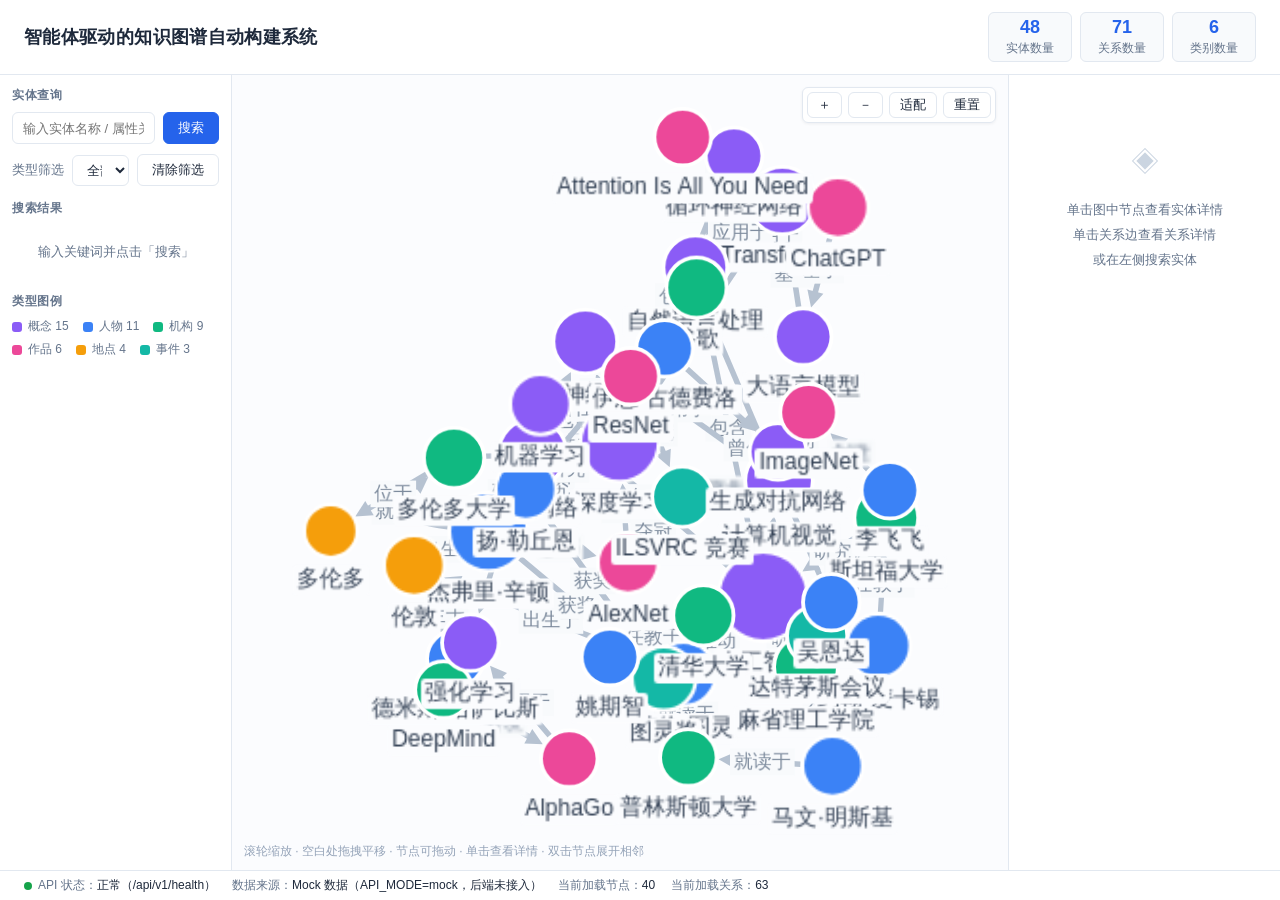
<file: frontend/index.html>
<!DOCTYPE html>
<html lang="zh-CN">
<head>
  <meta charset="UTF-8">
  <meta name="viewport" content="width=device-width, initial-scale=1.0">
  <title>智能体驱动的知识图谱自动构建系统</title>
  <link rel="stylesheet" href="css/base.css">
</head>
<body data-page="home">

  <!-- ===================== 顶部区域：标题 + 说明 + 统计 ===================== -->
  <header class="app-header" id="app-header">
    <div class="header-main">
      <h1 class="app-title">智能体驱动的知识图谱自动构建系统</h1>
      <p class="app-subtitle">数据采集 → 实体/属性/关系抽取 → 知识图谱构建 → 可视化浏览与查询（当前为 Mock 演示数据）</p>
    </div>
    <div class="header-stats" id="header-stats">
      <div class="stat"><div class="stat-num" id="stat-entities">—</div><div class="stat-label">实体数量</div></div>
      <div class="stat"><div class="stat-num" id="stat-relations">—</div><div class="stat-label">关系数量</div></div>
      <div class="stat"><div class="stat-num" id="stat-types">—</div><div class="stat-label">类别数量</div></div>
    </div>
  </header>

  <!-- ===================== 主体三栏：左搜索 / 中图谱 / 右详情 ===================== -->
  <main class="app-main">

    <!-- ---------- 左侧区域：实体查询 ---------- -->
    <aside class="panel search-panel" id="search-panel">
      <div class="panel-title">实体查询</div>

      <div class="search-box">
        <input type="text" id="search-input" placeholder="输入实体名称 / 属性关键词" autocomplete="off">
        <button type="button" class="btn btn-primary" id="search-btn">搜索</button>
      </div>

      <div class="search-filter">
        <label class="filter-label" for="type-filter">类型筛选</label>
        <select id="type-filter">
          <option value="">全部类型</option>
        </select>
        <button type="button" class="btn btn-ghost" id="clear-filter-btn">清除筛选</button>
      </div>

      <div class="panel-title">搜索结果 <span class="count-badge" id="result-count"></span></div>
      <ul class="result-list" id="search-results">
        <li class="result-empty" id="result-placeholder">输入关键词并点击「搜索」</li>
      </ul>

      <div class="panel-title">类型图例</div>
      <ul class="legend" id="legend"></ul>
    </aside>

    <!-- ---------- 中间区域：图谱画布 ---------- -->
    <section class="graph-wrap" id="graph-wrap">
      <div id="graph-container"></div>

      <div class="graph-toolbar" id="graph-toolbar">
        <button type="button" class="btn btn-ghost" id="zoom-in-btn" title="放大">＋</button>
        <button type="button" class="btn btn-ghost" id="zoom-out-btn" title="缩小">－</button>
        <button type="button" class="btn btn-ghost" id="fit-btn" title="适配视口">适配</button>
        <button type="button" class="btn btn-ghost" id="reset-btn" title="清除筛选与选中，重新加载概览">重置</button>
      </div>

      <div class="graph-hint">滚轮缩放 · 空白处拖拽平移 · 节点可拖动 · 单击查看详情 · 双击节点展开相邻</div>

      <div class="graph-mask" id="graph-mask">
        <div class="graph-mask-text" id="graph-mask-text">图谱加载中…</div>
      </div>

      <!-- 节点/关系悬浮信息卡（单个 DOM 复用，见 js/graph/tooltip.js） -->
      <div class="graph-tooltip" id="graph-tooltip" hidden></div>
    </section>

    <!-- ---------- 右侧区域：实体详情 ---------- -->
    <aside class="panel detail-panel" id="detail-panel">

      <!-- 实体详情卡片（单击节点 / 搜索结果时显示） -->
      <div id="entity-detail" hidden>
        <div class="detail-head">
          <h2 class="detail-name" id="entity-name"></h2>
          <span class="type-badge" id="entity-type-badge"></span>
        </div>

        <table class="kv-table kv-compact">
          <tbody>
            <tr><th>实体 ID</th><td id="entity-id"></td></tr>
            <tr><th>实体描述</th><td id="entity-desc"></td></tr>
          </tbody>
        </table>

        <div class="panel-title">属性（<span id="entity-prop-count">0</span>）</div>
        <table class="kv-table kv-compact"><tbody id="entity-props-body"></tbody></table>

        <div class="panel-title" title="该实体指向其他实体的关系">出边（<span id="entity-out-count">0</span>）</div>
        <ul class="rel-list" id="entity-out-list"></ul>

        <div class="panel-title" title="其他实体指向该实体的关系">入边（<span id="entity-in-count">0</span>）</div>
        <ul class="rel-list" id="entity-in-list"></ul>

        <div class="panel-title" title="与该实体直接相连的全部实体（去重）">关联实体（<span id="entity-linked-count">0</span>）</div>
        <div class="entity-chips" id="entity-linked-list"></div>
      </div>

      <!-- 关系详情卡片（单击关系边时显示） -->
      <div id="relation-detail" hidden>
        <div class="panel-title">关系详情</div>
        <div class="relation-flow">
          <a href="javascript:void(0)" class="rel-node" id="rel-source"></a>
          <span class="rel-predicate" id="rel-name"></span>
          <a href="javascript:void(0)" class="rel-node" id="rel-target"></a>
        </div>
        <table class="kv-table kv-compact">
          <tbody>
            <tr><th>关系 ID</th><td id="rel-id"></td></tr>
            <tr><th>关系类型</th><td id="rel-type"></td></tr>
            <tr><th>置信度</th><td id="rel-confidence"></td></tr>
          </tbody>
        </table>
        <p class="placeholder-note">点击上方的实体名称可跳转查看其实体详情</p>
      </div>

      <!-- 未选中任何东西时的占位提示 -->
      <div class="detail-empty" id="detail-empty">
        <div class="detail-empty-icon">◈</div>
        <p>单击图中节点查看实体详情<br>单击关系边查看关系详情<br>或在左侧搜索实体</p>
      </div>
    </aside>
  </main>

  <!-- ===================== 底部区域：系统状态 ===================== -->
  <footer class="statusbar" id="statusbar">
    <span class="status-item">
      <span class="dot" id="api-dot"></span>API 状态：<span class="status-val" id="api-status-text">检测中…</span>
    </span>
    <span class="status-item">数据来源：<span class="status-val" id="source-text">—</span></span>
    <span class="status-item">当前加载节点：<span class="status-val" id="loaded-nodes">0</span></span>
    <span class="status-item">当前加载关系：<span class="status-val" id="loaded-edges">0</span></span>
    <span class="status-item status-right" id="graph-scope">—</span>
  </footer>

  <!-- 可选：本机私有配置。将 js/config.local.example.js 复制为 js/config.local.js 后取消注释
  <script src="js/config.local.js"></script>
  -->

  <!-- Cytoscape.js：优先本地 vendor（答辩离线可用），失败时回退 CDN -->
  <script src="vendor/cytoscape.min.js"></script>
  <script>window.cytoscape || document.write('<script src="https://cdn.jsdelivr.net/npm/cytoscape@3.30.4/dist/cytoscape.min.js"><\/script>');</script>

  <!-- 应用脚本：加载顺序即依赖顺序，请保持。
       分层：api/ 统一请求 → graph/ 画布 → entity/ 实体查询 → pages/app.js 入口协调 -->
  <script src="js/config.js"></script>
  <script src="js/utils.js"></script>
  <script src="js/api/client.js"></script>
  <script src="js/api/validators.js"></script>
  <script src="js/mock/mockData.js"></script>
  <script src="js/mock/mockAdapter.js"></script>
  <script src="js/api/graphApi.js"></script>
  <script src="js/graph/styles.js"></script>
  <script src="js/graph/tooltip.js"></script>
  <script src="js/graph/renderer.js"></script>
  <script src="js/entity/entity.js"></script>
  <script src="js/pages/app.js"></script>
</body>
</html>
</file>
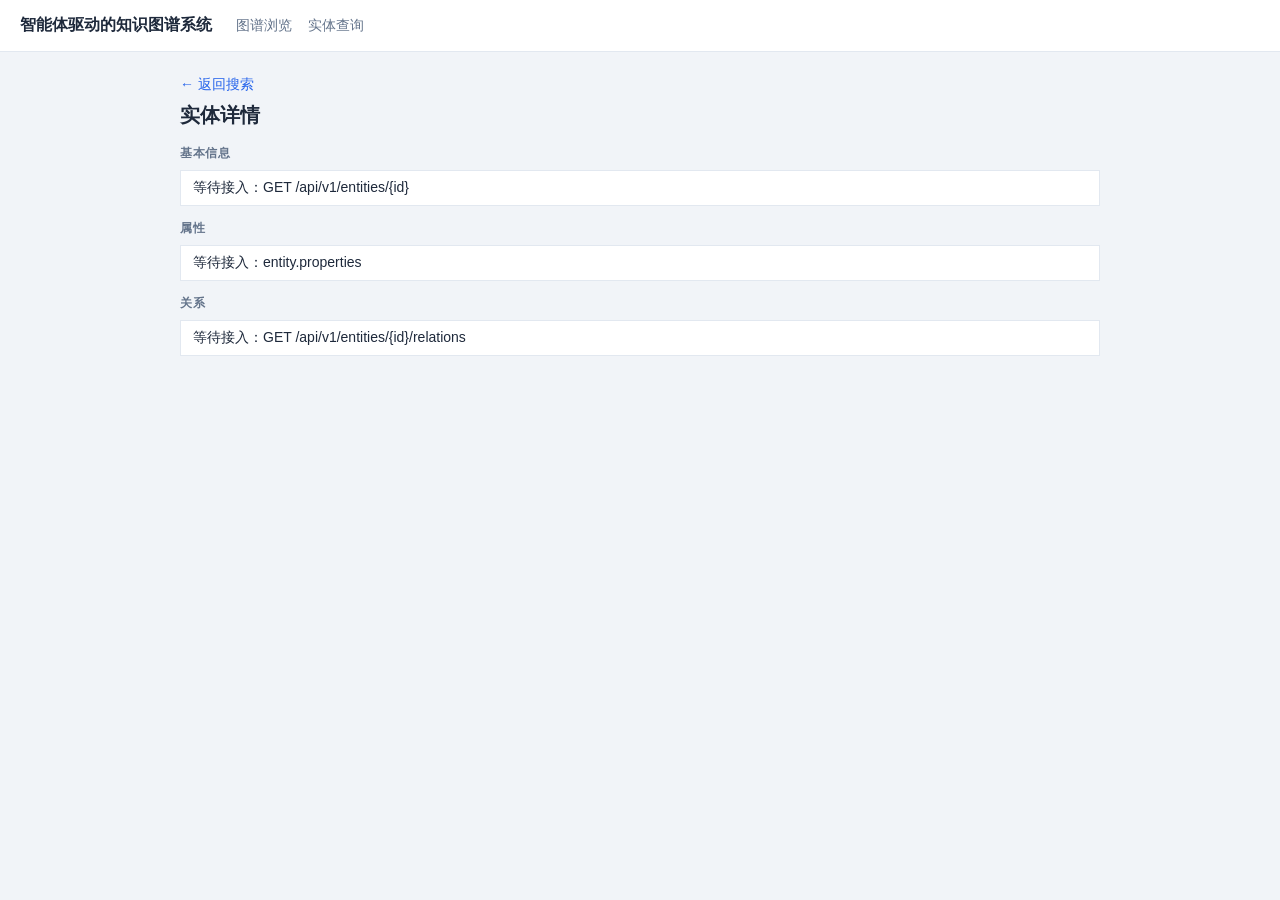
<file: frontend/pages/entity.html>
<!DOCTYPE html>
<html lang="zh-CN">
<head>
  <meta charset="UTF-8">
  <meta name="viewport" content="width=device-width, initial-scale=1.0">
  <title>实体详情 - 知识图谱可视化</title>
  <link rel="stylesheet" href="../css/base.css">
</head>
<body data-page="entity">

  <header class="topbar">
    <div class="topbar-brand">智能体驱动的知识图谱系统</div>
    <nav>
      <a href="../index.html">图谱浏览</a>
      <a href="search.html">实体查询</a>
    </nav>
  </header>

  <main class="page">
    <p><a href="search.html">← 返回搜索</a></p>
    <h1 id="entity-title">实体详情</h1>

    <!-- TODO：基本信息，数据来自 GET /api/v1/entities/{id} -->
    <div class="panel-title">基本信息</div>
    <table class="kv-table" id="entity-basic">
      <tr><td colspan="2">等待接入：GET /api/v1/entities/{id}</td></tr>
    </table>

    <!-- TODO：属性表，数据来自 entity.properties -->
    <div class="panel-title">属性</div>
    <table class="kv-table" id="entity-props">
      <tr><td colspan="2">等待接入：entity.properties</td></tr>
    </table>

    <!-- TODO：关系表，支持 direction=out/in/both 筛选 + 分页；
         数据来自 GET /api/v1/entities/{id}/relations -->
    <div class="panel-title">关系</div>
    <table class="kv-table" id="entity-relations">
      <tr><td colspan="2">等待接入：GET /api/v1/entities/{id}/relations</td></tr>
    </table>
  </main>

  <!-- 可选：本机私有配置
  <script src="../js/config.local.js"></script>
  -->

  <script src="../js/config.js"></script>
  <script src="../js/utils.js"></script>
  <script src="../js/api/client.js"></script>
  <script src="../js/api/validators.js"></script>
  <script src="../js/mock/mockData.js"></script>
  <script src="../js/mock/mockAdapter.js"></script>
  <script src="../js/api/graphApi.js"></script>
  <script src="../js/pages/entity.js"></script>
</body>
</html>
</file>
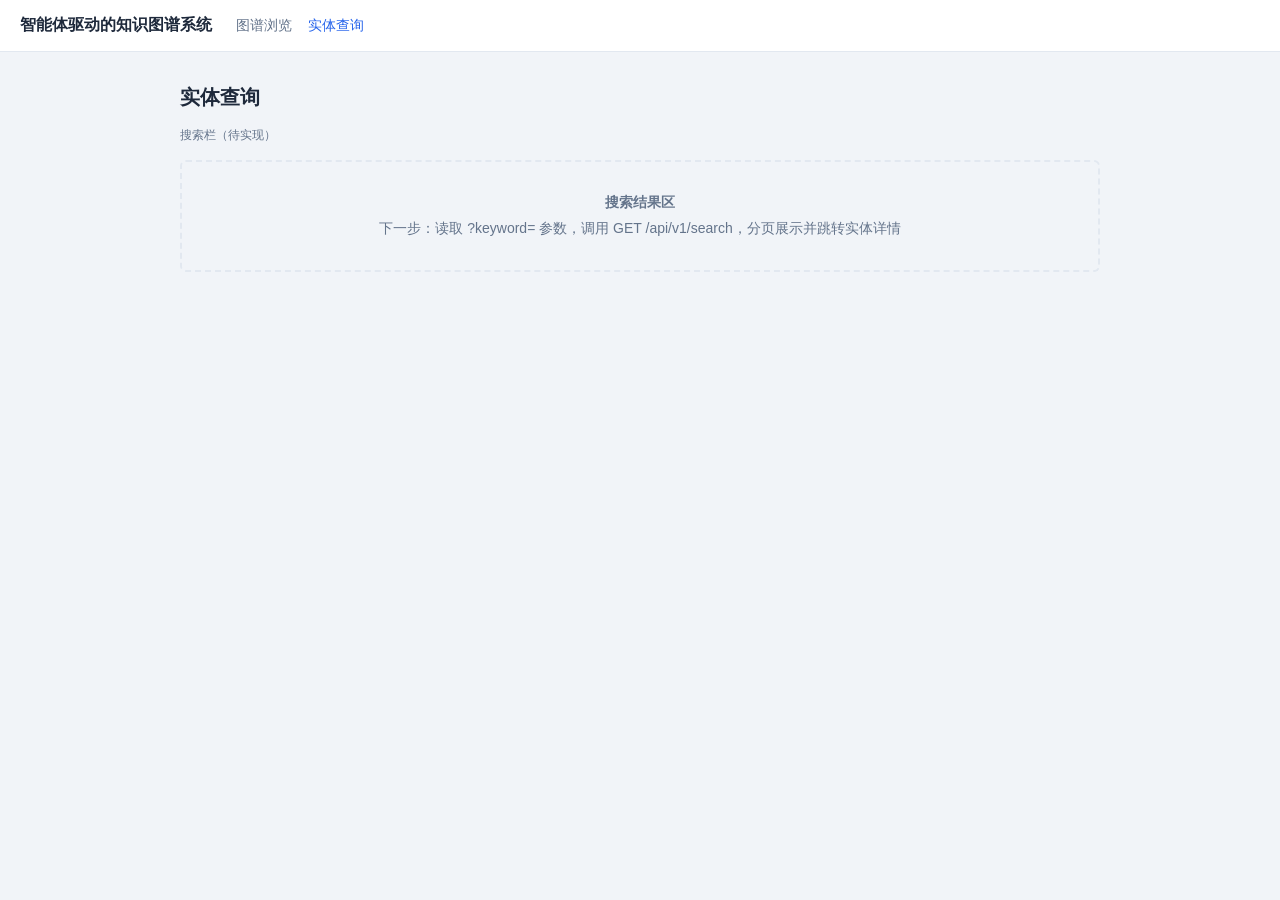
<file: frontend/pages/search.html>
<!DOCTYPE html>
<html lang="zh-CN">
<head>
  <meta charset="UTF-8">
  <meta name="viewport" content="width=device-width, initial-scale=1.0">
  <title>实体查询 - 知识图谱可视化</title>
  <link rel="stylesheet" href="../css/base.css">
</head>
<body data-page="search">

  <header class="topbar">
    <div class="topbar-brand">智能体驱动的知识图谱系统</div>
    <nav>
      <a href="../index.html">图谱浏览</a>
      <a href="search.html" class="active">实体查询</a>
    </nav>
  </header>

  <main class="page">
    <h1>实体查询</h1>

    <!-- TODO：搜索输入框 + 实体类型下拉筛选（输入防抖后调用 KG.api.graph.search） -->
    <div class="placeholder-note">搜索栏（待实现）</div>

    <!-- TODO：结果列表（实体名 / 类型 / 命中字段），点击跳转 entity.html?id=xxx -->
    <div class="placeholder">
      <strong>搜索结果区</strong>
      <span>下一步：读取 ?keyword= 参数，调用 GET /api/v1/search，分页展示并跳转实体详情</span>
    </div>

    <!-- TODO：分页控件 -->
  </main>

  <!-- 可选：本机私有配置
  <script src="../js/config.local.js"></script>
  -->

  <script src="../js/config.js"></script>
  <script src="../js/utils.js"></script>
  <script src="../js/api/client.js"></script>
  <script src="../js/api/validators.js"></script>
  <script src="../js/mock/mockData.js"></script>
  <script src="../js/mock/mockAdapter.js"></script>
  <script src="../js/api/graphApi.js"></script>
  <script src="../js/pages/search.js"></script>
</body>
</html>
</file>
<file: frontend/css/base.css>
/* ============================================================
   base.css —— 全局基础样式
   分两大部分：
     1. 通用基础（变量 / 元素 / 按钮 / 表格 / 面板标题 / 状态点）
     2. 主页应用布局（data-page="home"：顶栏 + 三栏 + 底部状态栏）
   ============================================================ */

:root {
  --color-bg: #f1f4f8;
  --color-panel: #ffffff;
  --color-border: #e2e8f0;
  --color-text: #1e293b;
  --color-text-sub: #64748b;
  --color-primary: #2563eb;
  --color-primary-dark: #1d4ed8;
  --color-ok: #16a34a;
  --color-err: #dc2626;
  --radius: 6px;
}

* { box-sizing: border-box; margin: 0; padding: 0; }

html, body { height: 100%; }

body {
  font-family: "PingFang SC", "Microsoft YaHei", "Helvetica Neue", Arial, sans-serif;
  background: var(--color-bg);
  color: var(--color-text);
  font-size: 14px;
}

a { color: var(--color-primary); text-decoration: none; }
a:hover { text-decoration: underline; }

/* ---------- 按钮 / 输入控件 ---------- */
.btn {
  display: inline-block;
  padding: 6px 14px;
  font-size: 13px;
  line-height: 1.4;
  border: 1px solid var(--color-border);
  border-radius: var(--radius);
  background: var(--color-panel);
  color: var(--color-text);
  cursor: pointer;
  white-space: nowrap;
}
.btn:hover { border-color: #cbd5e1; background: #f8fafc; }
.btn-primary {
  background: var(--color-primary);
  border-color: var(--color-primary);
  color: #fff;
}
.btn-primary:hover { background: var(--color-primary-dark); border-color: var(--color-primary-dark); }
.btn-ghost { background: transparent; }

input[type="text"], select {
  padding: 6px 10px;
  font-size: 13px;
  border: 1px solid var(--color-border);
  border-radius: var(--radius);
  background: #fff;
  color: var(--color-text);
  outline: none;
}
input[type="text"]:focus, select:focus { border-color: var(--color-primary); }

/* ---------- 面板标题 / 状态点 / 徽标 ---------- */
.panel-title {
  font-size: 12px;
  font-weight: 600;
  color: var(--color-text-sub);
  margin: 14px 0 8px;
  letter-spacing: .05em;
}
.panel-title:first-child { margin-top: 0; }

.dot {
  display: inline-block;
  width: 8px;
  height: 8px;
  border-radius: 50%;
  margin-right: 6px;
  background: var(--color-text-sub);
  vertical-align: middle;
}
.dot.ok { background: var(--color-ok); }
.dot.err { background: var(--color-err); }

.type-badge {
  display: inline-block;
  padding: 2px 8px;
  font-size: 12px;
  border-radius: 10px;
  color: #fff;
  background: #64748b;
  white-space: nowrap;
}

.count-badge {
  font-size: 11px;
  font-weight: normal;
  color: var(--color-text-sub);
}

/* ---------- 表格 ---------- */
.kv-table { width: 100%; border-collapse: collapse; background: var(--color-panel); }
.kv-table th, .kv-table td { padding: 8px 12px; border: 1px solid var(--color-border); text-align: left; }
.kv-table th { background: #f8fafc; width: 90px; font-weight: 500; color: var(--color-text-sub); }
.kv-compact th, .kv-compact td { padding: 6px 10px; font-size: 13px; }

/* ---------- 旧骨架页（search.html / entity.html）沿用 ---------- */
.topbar {
  height: 52px;
  display: flex;
  align-items: center;
  gap: 24px;
  padding: 0 20px;
  background: var(--color-panel);
  border-bottom: 1px solid var(--color-border);
}
.topbar-brand { font-size: 16px; font-weight: 600; }
.topbar nav { display: flex; gap: 16px; }
.topbar nav a { color: var(--color-text-sub); }
.topbar nav a:hover, .topbar nav a.active { color: var(--color-primary); text-decoration: none; }

.page { max-width: 960px; margin: 0 auto; padding: 24px 20px; }
.page h1 { font-size: 20px; margin: 8px 0 16px; }
.placeholder-note { color: var(--color-text-sub); font-size: 12px; }
.placeholder {
  padding: 32px 16px;
  margin: 16px 0;
  display: flex;
  flex-direction: column;
  align-items: center;
  gap: 8px;
  color: var(--color-text-sub);
  border: 2px dashed var(--color-border);
  border-radius: var(--radius);
}

/* ============================================================
   主页应用布局（body[data-page="home"]）
   结构：app-header / app-main（search-panel + graph-wrap + detail-panel）/ statusbar
   ============================================================ */

body[data-page="home"] {
  display: flex;
  flex-direction: column;
  height: 100vh;
  overflow: hidden;
}

/* ---------- 顶部区域 ---------- */
.app-header {
  flex: none;
  display: flex;
  align-items: center;
  justify-content: space-between;
  gap: 24px;
  padding: 12px 24px;
  background: var(--color-panel);
  border-bottom: 1px solid var(--color-border);
}
.app-title { font-size: 20px; font-weight: 700; letter-spacing: .02em; }
.app-subtitle { font-size: 12px; color: var(--color-text-sub); margin-top: 4px; }

.header-stats { display: flex; gap: 12px; flex: none; }
.stat {
  min-width: 96px;
  padding: 6px 16px;
  text-align: center;
  background: #f8fafc;
  border: 1px solid var(--color-border);
  border-radius: var(--radius);
}
.stat-num { font-size: 20px; font-weight: 700; color: var(--color-primary); font-variant-numeric: tabular-nums; }
.stat-label { font-size: 12px; color: var(--color-text-sub); margin-top: 2px; }

/* ---------- 主体三栏 ---------- */
.app-main { flex: 1; display: flex; min-height: 0; } /* min-height:0 让子栏可内部滚动 */

.panel {
  flex: none;
  background: var(--color-panel);
  overflow-y: auto;
}
.search-panel { width: 300px; padding: 16px; border-right: 1px solid var(--color-border); }
.detail-panel { width: 340px; padding: 16px; border-left: 1px solid var(--color-border); }

/* ---------- 左侧：搜索区 ---------- */
.search-box { display: flex; gap: 8px; }
.search-box input { flex: 1; min-width: 0; }

.search-filter { display: flex; align-items: center; gap: 8px; margin-top: 10px; }
.filter-label { font-size: 13px; color: var(--color-text-sub); white-space: nowrap; }
.search-filter select { flex: 1; min-width: 0; }

.result-list { list-style: none; display: flex; flex-direction: column; gap: 6px; }
.result-empty { padding: 18px 8px; text-align: center; color: var(--color-text-sub); font-size: 13px; }
.result-empty.result-error { color: var(--color-err); line-height: 1.9; } /* 搜索失败态 */
.result-empty.result-more { padding: 6px 8px; font-size: 12px; }          /* 结果截断提示 */
.state-hint { font-size: 12px; color: #94a3b8; }                          /* 空结果/失败的次行建议 */
.btn[disabled] { opacity: .6; cursor: not-allowed; }                      /* 搜索中的按钮禁用态 */
.match-field { flex: none; font-size: 11px; color: #94a3b8; }             /* 搜索结果命中字段标注 */
.result-item {
  padding: 8px 10px;
  border: 1px solid var(--color-border);
  border-radius: var(--radius);
  cursor: pointer;
  transition: border-color .12s ease;
}
.result-item:hover { border-color: #94a3b8; }
.result-item.active { border-color: var(--color-primary); background: #eff6ff; }
.result-item-top { display: flex; align-items: center; gap: 8px; }
.result-name { font-weight: 600; font-size: 13px; flex: 1; min-width: 0; overflow: hidden; text-overflow: ellipsis; white-space: nowrap; }
.result-desc {
  margin-top: 4px;
  font-size: 12px;
  color: var(--color-text-sub);
  display: -webkit-box;
  -webkit-line-clamp: 2;
  -webkit-box-orient: vertical;
  overflow: hidden;
}

.legend { list-style: none; display: flex; flex-wrap: wrap; gap: 6px 14px; }
.legend li { display: flex; align-items: center; gap: 6px; font-size: 12px; color: var(--color-text-sub); }
.legend .swatch { width: 10px; height: 10px; border-radius: 3px; flex: none; }

/* ---------- 中间：图谱画布 ---------- */
.graph-wrap { flex: 1; position: relative; min-width: 0; background: #fbfcfe; }
#graph-container { position: absolute; inset: 0; }

.graph-toolbar {
  position: absolute;
  top: 12px;
  right: 12px;
  display: flex;
  gap: 6px;
  padding: 4px;
  background: rgba(255, 255, 255, .92);
  border: 1px solid var(--color-border);
  border-radius: var(--radius);
  box-shadow: 0 1px 3px rgba(15, 23, 42, .06);
}
.graph-toolbar .btn { padding: 3px 10px; }

.graph-hint {
  position: absolute;
  left: 12px;
  bottom: 10px;
  font-size: 12px;
  color: #94a3b8;
  pointer-events: none;
}

.graph-mask {
  position: absolute;
  inset: 0;
  display: flex;
  align-items: center;
  justify-content: center;
  background: rgba(248, 250, 252, .85);
  color: var(--color-text-sub);
  font-size: 14px;
}
.graph-mask[hidden] { display: none; }

/* 悬浮信息卡（节点/关系 hover；单个 DOM 复用，见 home.js） */
.graph-tooltip {
  position: absolute;
  z-index: 30;
  max-width: 240px;
  padding: 8px 10px;
  background: #fff;
  border: 1px solid var(--color-border);
  border-radius: var(--radius);
  box-shadow: 0 4px 14px rgba(15, 23, 42, .12);
  font-size: 12px;
  line-height: 1.6;
  pointer-events: none;               /* 不拦截画布鼠标事件 */
}
.graph-tooltip[hidden] { display: none; }
.graph-tooltip .tt-title { font-weight: 700; font-size: 13px; }
.graph-tooltip .tt-meta { color: var(--color-text-sub); }
.graph-tooltip .tt-hint { margin-top: 3px; font-size: 11px; color: #94a3b8; }

/* ---------- 右侧：实体详情 ---------- */
.detail-head { display: flex; align-items: center; gap: 10px; margin-bottom: 10px; }
.detail-name { font-size: 17px; font-weight: 700; flex: 1; min-width: 0; word-break: break-all; }

.detail-empty {
  padding: 48px 12px;
  text-align: center;
  color: var(--color-text-sub);
  font-size: 13px;
  line-height: 1.9;
}
.detail-empty-icon { font-size: 28px; color: #cbd5e1; margin-bottom: 10px; }

.rel-list { list-style: none; display: flex; flex-direction: column; gap: 6px; }
.rel-item {
  display: flex;
  align-items: center;
  gap: 8px;
  padding: 7px 10px;
  border: 1px solid var(--color-border);
  border-radius: var(--radius);
  cursor: pointer;
  font-size: 13px;
}
.rel-item:hover { border-color: #94a3b8; background: #f8fafc; }
.rel-item .rel-dir { flex: none; font-weight: 700; color: var(--color-text-sub); }
.rel-item .rel-label {
  flex: none;
  padding: 1px 8px;
  font-size: 12px;
  background: #eef2ff;
  color: #4f46e5;
  border-radius: 10px;
}
.rel-item .rel-other { flex: 1; min-width: 0; overflow: hidden; text-overflow: ellipsis; white-space: nowrap; }
.rel-item .rel-other-type { flex: none; font-size: 11px; color: var(--color-text-sub); }

/* 关联实体（去重后的相邻实体，可点击跳转） */
.entity-chips { display: flex; flex-wrap: wrap; gap: 6px; }
.entity-chip {
  display: inline-flex;
  align-items: center;
  gap: 5px;
  padding: 3px 10px;
  font-size: 12px;
  border: 1px solid var(--color-border);
  border-radius: 12px;
  background: #fff;
  cursor: pointer;
  max-width: 100%;
  overflow: hidden;
  text-overflow: ellipsis;
  white-space: nowrap;
}
.entity-chip:hover { border-color: var(--color-primary); color: var(--color-primary); }
.entity-chip .dot { margin-right: 0; flex: none; }

/* 关系详情卡片 */
.relation-flow {
  display: flex;
  align-items: center;
  gap: 10px;
  padding: 14px 10px;
  margin-bottom: 10px;
  background: #f8fafc;
  border: 1px solid var(--color-border);
  border-radius: var(--radius);
}
.relation-flow .rel-node { font-weight: 700; font-size: 14px; }
.relation-flow .rel-predicate {
  padding: 3px 12px;
  background: #eef2ff;
  color: #4f46e5;
  border-radius: 12px;
  font-size: 13px;
  white-space: nowrap;
}

/* ---------- 底部状态栏 ---------- */
.statusbar {
  flex: none;
  display: flex;
  align-items: center;
  gap: 28px;
  padding: 6px 24px;
  font-size: 12px;
  color: var(--color-text-sub);
  background: var(--color-panel);
  border-top: 1px solid var(--color-border);
}
.status-item { white-space: nowrap; }
.status-val { color: var(--color-text); font-variant-numeric: tabular-nums; }
.status-right { margin-left: auto; }

/* ---------- 笔记本屏幕适配（≤1440px） ---------- */
@media (max-width: 1440px) {
  .search-panel { width: 264px; padding: 12px; }
  .detail-panel { width: 300px; padding: 12px; }
  .app-title { font-size: 18px; }
  .app-subtitle { display: none; }               /* 小屏隐藏副标题，保证单行顶栏 */
  .stat { min-width: 84px; padding: 4px 12px; }
  .stat-num { font-size: 18px; }
}

/* ---------- 更窄屏幕（≤1280px） ---------- */
@media (max-width: 1280px) {
  .search-panel { width: 232px; }
  .detail-panel { width: 272px; }
  .header-stats { gap: 8px; }
  .statusbar { gap: 16px; }
  .status-right { display: none; }
}
</file>
